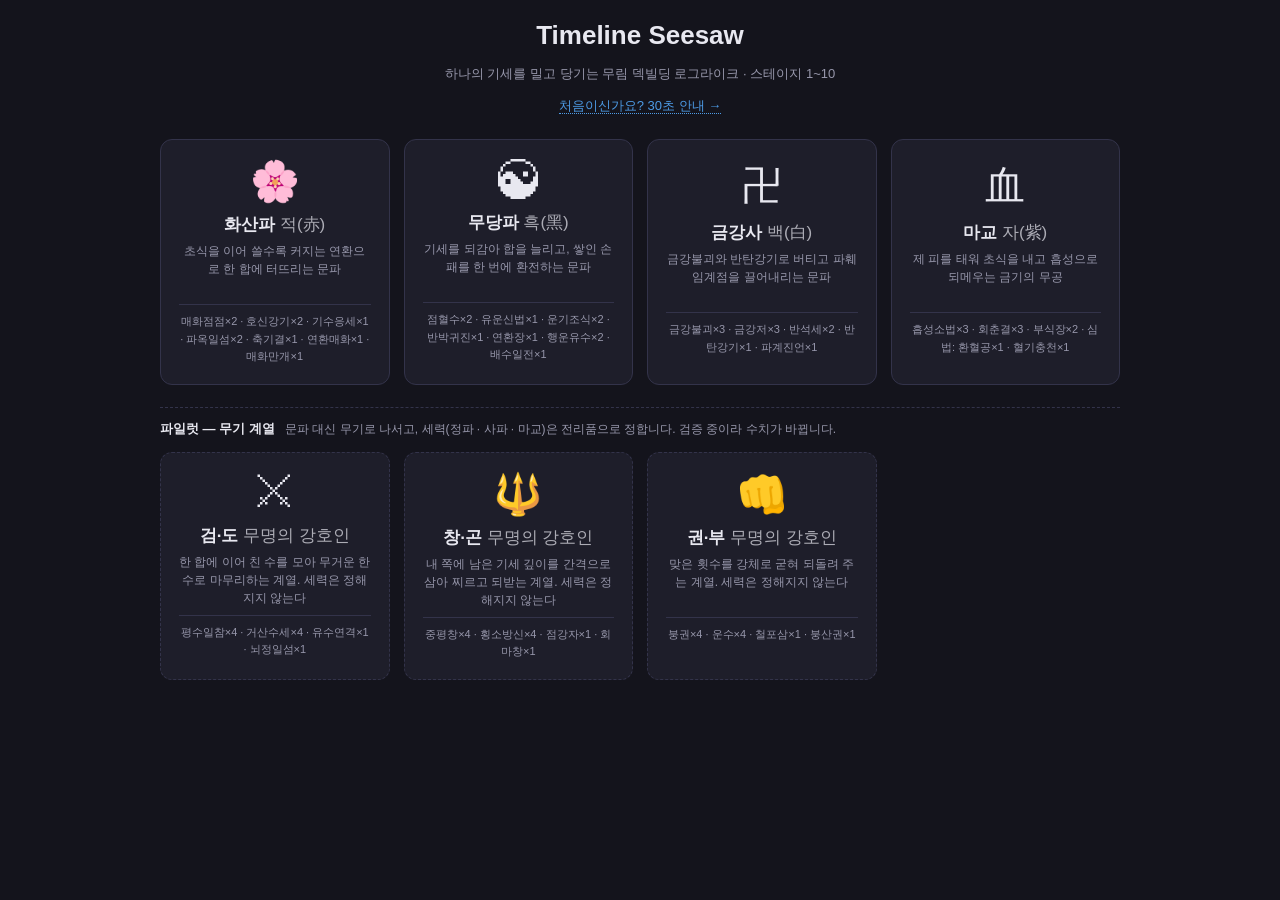
<file: web-demo/index.html>
<!doctype html>
<html lang="ko">
<head>
  <meta charset="UTF-8" />
  <meta name="viewport" content="width=device-width, initial-scale=1.0" />
  <title>Timeline Seesaw — Web Demo</title>
  <link rel="stylesheet" href="style.css" />
</head>
<body>
  <div id="app">

    <!-- ── 덱 선택 ───────────────────────────────────────────── -->
    <section class="screen" id="screen-select">
      <h1 class="title">Timeline Seesaw</h1>
      <p class="subtitle">하나의 기세를 밀고 당기는 무림 덱빌딩 로그라이크 · 스테이지 1~10</p>
      <p class="subtitle"><a class="guide-link" href="guide.html">처음이신가요? 30초 안내 →</a></p>
      <div class="deck-grid" id="deck-grid"></div>
    </section>

    <!-- ── 시작 부스터 (파일럿 1.5 · ideanote/drafts/017-pilot-1.5) ── -->
    <!-- ui.js의 ensureChrome()도 없으면 만든다 — 캐시된 index.html 대비 -->
    <section class="screen hidden" id="screen-origin">
      <h2 class="title">이번 강호 생에는</h2>
      <p class="subtitle" id="origin-sub"></p>
      <div class="weapon-grid" id="origin-grid"></div>
    </section>

    <!-- ── 신병이기 선택 ────────────────────────────────────── -->
    <section class="screen hidden" id="screen-weapon">
      <h2 class="title">신병이기(神兵利器)</h2>
      <p class="subtitle" id="weapon-sub"></p>
      <div class="weapon-grid" id="weapon-grid"></div>
    </section>

    <!-- ── 전투 ─────────────────────────────────────────────── -->
    <section class="screen hidden" id="screen-battle">
      <header class="battle-header">
        <div class="stage-info">
          <span class="stage-badge" id="stage-badge">STAGE 1</span>
          <span class="stage-name" id="stage-name"></span>
          <span class="node-echo" id="node-echo"></span>
        </div>
        <div class="header-right">
          <span class="turn-info"><span id="turn-count">1</span>합</span>
          <button id="rules-btn" class="ghost-btn">규칙 ?</button>
          <button id="restart-btn" class="ghost-btn">런 포기</button>
        </div>
      </header>

      <!-- 1:1 대전 무대 -->
      <div class="arena" id="arena">
        <div class="fighter player-side" id="player-fighter">
          <div class="fx-layer" id="player-fx"></div>
          <div class="avatar" id="player-avatar">🔥</div>
          <div class="fighter-name" id="player-name">플레이어</div>
          <div class="bar-wrap">
            <div class="bar-track"><div class="bar-fill hp player" id="player-hp-fill"></div></div>
            <div class="bar-text" id="player-hp-text">70 / 70</div>
          </div>
          <div class="weapon-strip" id="weapon-strip"></div>
          <div class="badges" id="player-badges"></div>
        </div>

        <div class="versus" id="versus">VS</div>

        <div class="fighter enemy-side" id="enemy-fighter">
          <div class="fx-layer" id="enemy-fx"></div>
          <div class="avatar" id="enemy-avatar">🗿</div>
          <div class="fighter-name" id="enemy-name">적</div>
          <div class="bar-wrap">
            <div class="bar-track"><div class="bar-fill hp enemy" id="boss-hp-fill"></div></div>
            <div class="bar-text" id="boss-hp-text">120 / 120</div>
          </div>
          <div class="badges" id="boss-badges"></div>
        </div>
      </div>

      <!-- 공유 기세 -->
      <section class="panel gauge-panel">
        <div class="gauge-track" id="gauge-track">
          <div class="gauge-cells" id="gauge-cells"></div>
          <div class="gauge-marker" id="gauge-marker"></div>
          <div class="memory-fx" id="memory-fx"></div>
        </div>
        <div class="gauge-caption" id="gauge-caption"></div>
        <div class="intent-preview" id="intent-preview"></div>
        <div class="boss-skill-legend" id="boss-skill-legend"></div>
      </section>

      <section class="play-zone" id="play-zone">초식을 여기로 드래그해 사용 (클릭도 가능)</section>

      <div class="surge-meter" id="surge-meter"></div>

      <div class="combo-row">
        <span class="combo-label">연환</span>
        <div class="combo-dots" id="combo-dots"></div>
        <span class="combo-hint">초식 3장을 이으면 카드 1장 추가 드로우</span>
      </div>

      <section class="panel">
        <div class="hand-row" id="hand-row"></div>
      </section>

      <div class="controls-row">
        <div class="pile-counts" id="pile-counts"></div>
        <button id="draw-btn">숨 고르기 (기세 2 · 카드 1장)</button>
      </div>

      <details class="log-fold" id="log-fold">
        <summary class="log-summary"><span id="log-last">기록</span></summary>
        <section class="panel log-panel" id="log-panel"></section>
      </details>
    </section>

    <!-- ── 비무 전리품 ──────────────────────────────────────── -->
    <section class="screen hidden" id="screen-reward">
      <h2 class="title" id="reward-title">스테이지 클리어</h2>
      <p class="subtitle" id="reward-sub"></p>
      <h3 class="reward-heading" id="reward-heading">전리품 — 초식 하나를 거둡니다</h3>
      <div class="reward-grid" id="reward-grid"></div>
      <div class="reward-actions">
        <button id="skip-reward-btn" class="ghost-btn">거두지 않는다</button>
      </div>
    </section>

    <!-- ── 갈림길 ───────────────────────────────────────────── -->
    <section class="screen hidden" id="screen-crossroad">
      <h2 class="title">갈림길</h2>
      <p class="subtitle" id="crossroad-sub"></p>
      <div class="crossroad-grid" id="crossroad-grid"></div>
    </section>

    <!-- ── 걸음 안의 선택 ───────────────────────────────────── -->
    <section class="screen hidden" id="screen-node">
      <h2 class="title" id="node-title">걸음</h2>
      <p class="subtitle" id="node-sub"></p>
      <div class="node-body" id="node-body"></div>
    </section>

    <!-- ── 런 종료 ──────────────────────────────────────────── -->
    <section class="screen hidden" id="screen-result">
      <h2 class="title" id="result-title">런 종료</h2>
      <p class="subtitle" id="result-sub"></p>
      <button id="result-restart-btn" class="primary-btn">새 런 시작</button>
    </section>

    <!-- ── 규칙 창 ──────────────────────────────────────────── -->
    <!-- 화면들 밖에 둔다 — screen 안에 넣으면 showScreen이 같이 숨긴다. -->
    <div class="rules-overlay hidden" id="rules-overlay">
      <div class="rules-box">
        <h3 class="rules-title">규칙은 두 개뿐입니다</h3>
        <div class="rules-body" id="rules-body"></div>
        <details class="rules-fold" id="rules-term-fold">
          <summary class="rules-fold-sum">용어 한 눈에</summary>
          <dl class="rules-terms" id="rules-terms"></dl>
        </details>
        <button class="ghost-btn" id="rules-coach">안내 다시 보기</button>
        <button class="primary-btn" id="rules-close">알겠습니다</button>
      </div>
    </div>

    <!-- 용어 풀이 말풍선. 화면들 밖에 둬야 어느 화면에서도 뜬다. -->
    <div class="term-pop hidden" id="term-pop"></div>

  </div>

  <script src="data.js"></script>
  <script src="engine.js"></script>
  <script src="run.js"></script>
  <script src="ui.js"></script>
  <script>TS_UI.init();</script>
</body>
</html>
</file>
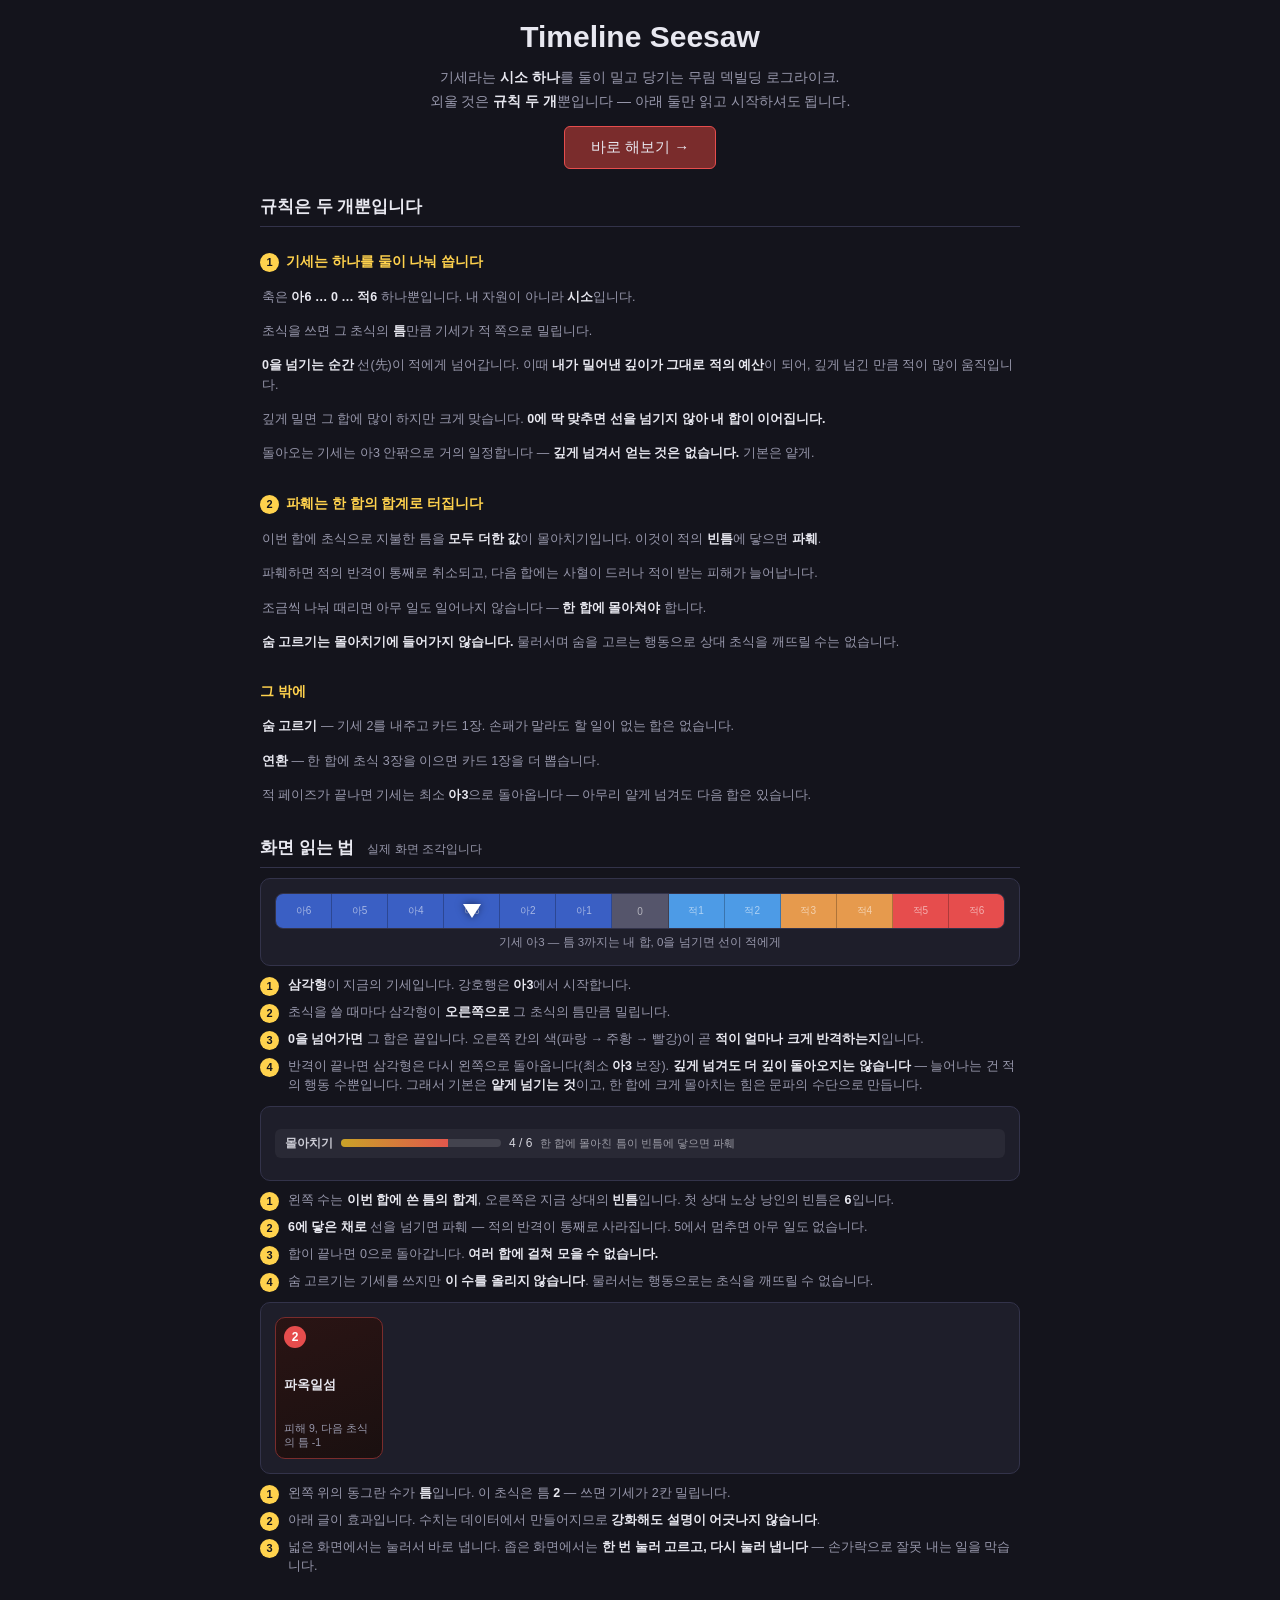
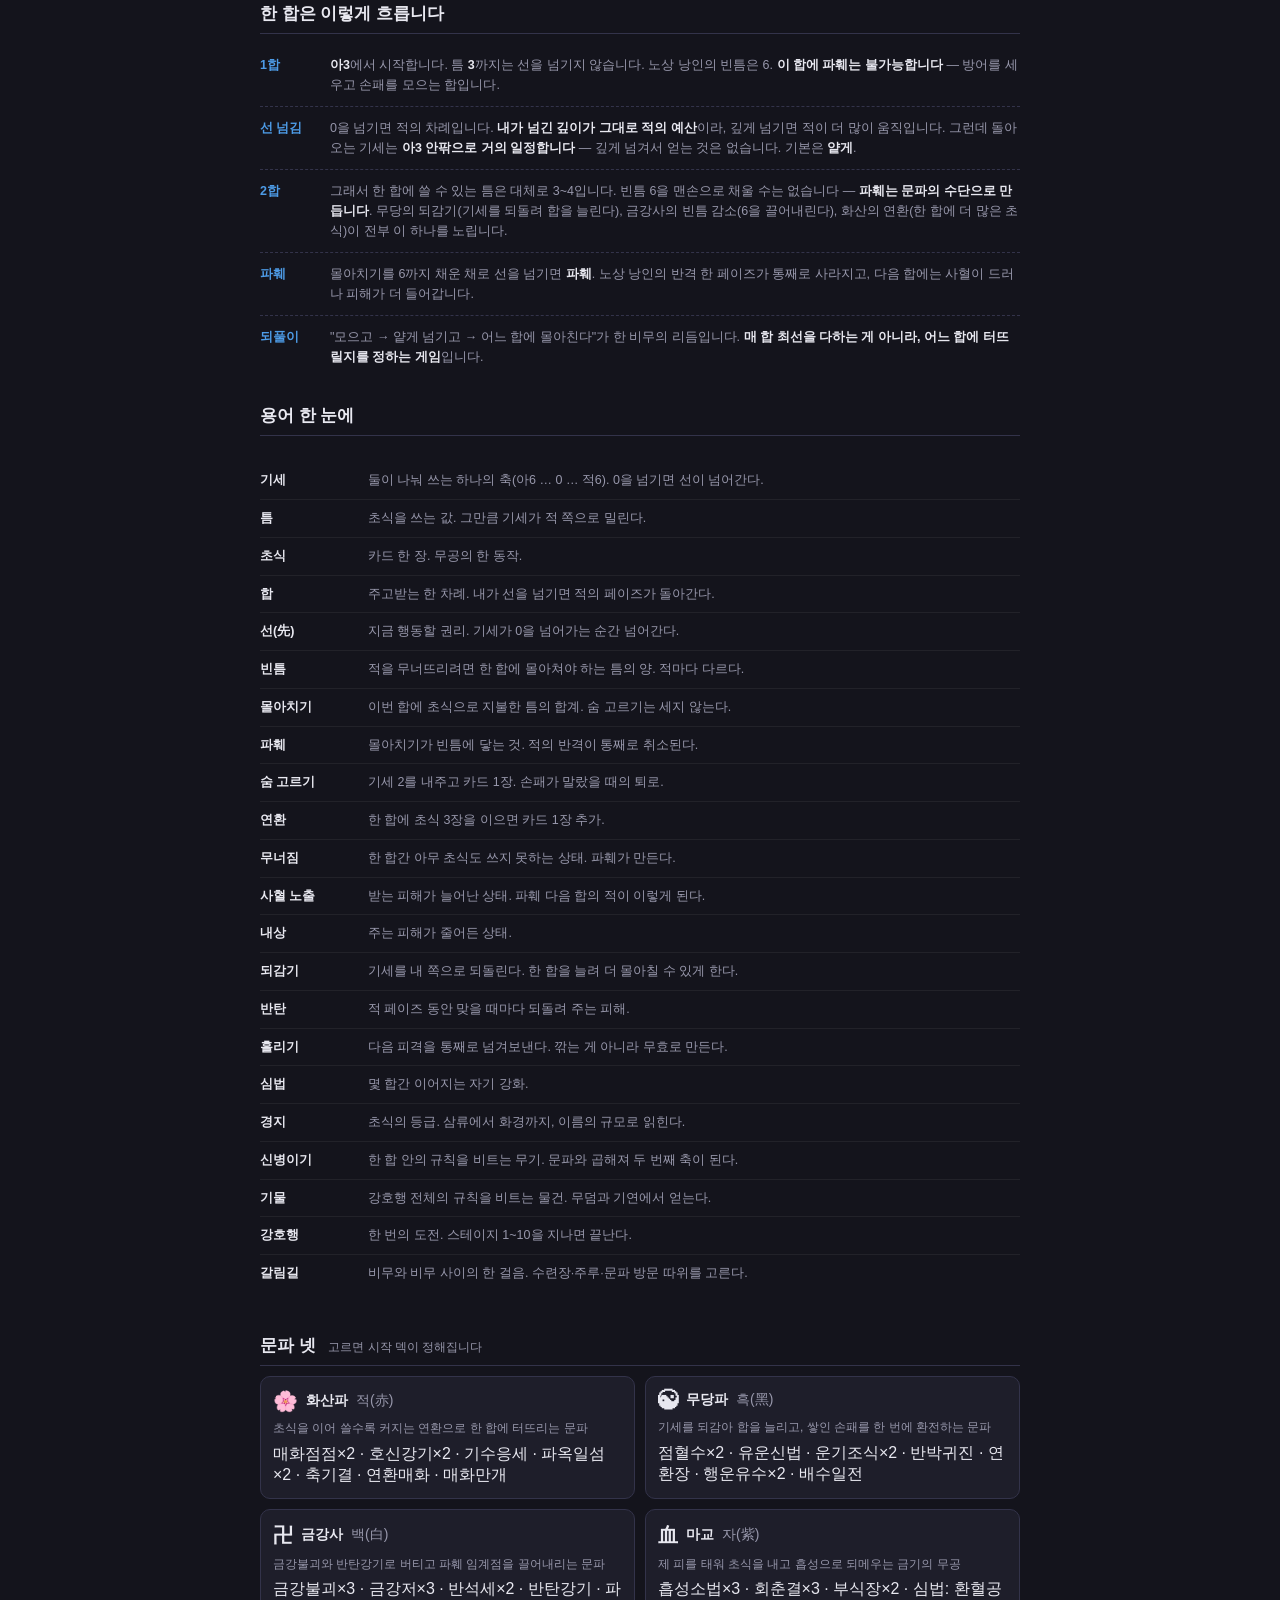
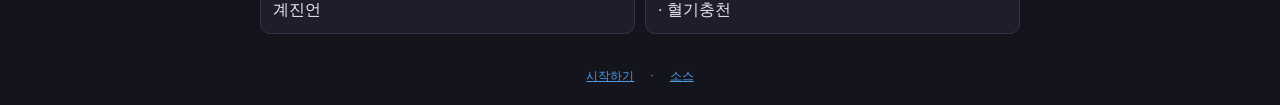
<file: web-demo/guide.html>
<!doctype html>
<html lang="ko">
<head>
  <meta charset="UTF-8" />
  <meta name="viewport" content="width=device-width, initial-scale=1.0" />
  <title>Timeline Seesaw — 안내</title>
  <!-- 게임과 같은 style.css를 쓴다. 예시 화면이 실제 화면과 어긋나지
       않으려면 스타일도 같은 것을 써야 한다. -->
  <link rel="stylesheet" href="style.css" />
  <style>
    /* 안내 페이지 전용 — 읽는 페이지라 폭을 좁히고 세로로 흐르게 한다 */
    body { align-items: flex-start; }
    #app { max-width: 760px; }
    .guide { display: flex; flex-direction: column; gap: 26px; }

    .g-hero { text-align: center; display: flex; flex-direction: column; gap: 12px; }
    .g-hero .title { font-size: 30px; }
    .g-lead { color: var(--text-dim); font-size: 14px; line-height: 1.7; margin: 0; }
    .g-lead b { color: var(--text); }
    .g-cta {
      align-self: center; text-decoration: none;
      background: var(--red-dim); border: 1px solid var(--red); color: var(--text);
      padding: 11px 26px; border-radius: 6px; font-size: 15px;
    }
    .g-cta:hover { border-color: var(--text); }

    .g-sec { display: flex; flex-direction: column; gap: 10px; }
    .g-sec > h2 {
      margin: 0; font-size: 17px;
      padding-bottom: 8px; border-bottom: 1px solid var(--panel-border);
    }
    .g-sec > h2 small { color: var(--text-dim); font-weight: 400; font-size: 12px; margin-left: 8px; }

    /* 주석 붙인 화면 조각 — 실제 게임 요소를 그대로 놓고 번호를 붙인다 */
    .g-shot { display: flex; flex-direction: column; gap: 10px; }
    .g-shot > .g-frame {
      padding: 14px; border-radius: 10px;
      background: var(--panel); border: 1px solid var(--panel-border);
    }
    .g-notes { display: flex; flex-direction: column; gap: 7px; margin: 0; padding: 0; list-style: none; }
    .g-notes li { display: flex; gap: 9px; font-size: 12.5px; line-height: 1.55; color: var(--text-dim); }
    .g-notes li b { color: var(--text); font-weight: 600; }
    .g-pin {
      flex: 0 0 auto; width: 19px; height: 19px; margin-top: 1px;
      border-radius: 50%; background: var(--break); color: var(--bg);
      display: inline-flex; align-items: center; justify-content: center;
      font-size: 11px; font-weight: 700;
    }

    /* 한 합의 흐름 */
    .g-flow { display: flex; flex-direction: column; gap: 0; margin: 0; padding: 0; list-style: none; }
    .g-flow li {
      display: flex; gap: 12px; padding: 11px 0;
      border-bottom: 1px dashed var(--panel-border);
      font-size: 12.5px; line-height: 1.6; color: var(--text-dim);
    }
    .g-flow li:last-child { border-bottom: none; }
    .g-flow b { color: var(--text); }
    .g-step {
      flex: 0 0 auto; width: 58px;
      font-variant-numeric: tabular-nums; color: var(--gauge-e-safe); font-weight: 600;
    }

    /* 용어표 */
    .g-terms { display: grid; grid-template-columns: 1fr; gap: 0; }
    .g-term {
      display: flex; gap: 12px; padding: 9px 0;
      border-bottom: 1px solid rgba(255, 255, 255, 0.06);
      font-size: 12.5px; line-height: 1.5;
    }
    .g-term:last-child { border-bottom: none; }
    .g-term dt { flex: 0 0 96px; margin: 0; font-weight: 600; }
    .g-term dd { margin: 0; color: var(--text-dim); }

    /* 문파 */
    .g-sects { display: grid; grid-template-columns: repeat(2, minmax(0, 1fr)); gap: 10px; }
    .g-sect {
      display: flex; flex-direction: column; gap: 6px;
      padding: 12px; border-radius: 10px;
      background: var(--panel); border: 1px solid var(--panel-border);
    }
    .g-sect-head { display: flex; align-items: center; gap: 8px; font-size: 14px; font-weight: 600; }
    .g-sect-head .g-icon { font-size: 20px; }
    .g-sect-desc { font-size: 12px; line-height: 1.55; color: var(--text-dim); }

    .g-foot {
      display: flex; justify-content: center; gap: 16px;
      padding-top: 8px; font-size: 12px; color: var(--text-dim);
    }
    .g-foot a { color: var(--gauge-e-safe); }

    /* style.css의 480px 규칙이 .surge-hint를 숨긴다. 전투 화면에서는 그게
       맞지만(높이를 아끼려고 접은 것), 안내 페이지에서는 그 문장이 바로
       설명이라 숨기면 빈 바만 남는다. */
    .g-frame .surge-hint { display: inline !important; }

    @media (max-width: 560px) {
      .g-sects { grid-template-columns: 1fr; }
      .g-term { flex-direction: column; gap: 2px; }
      .g-term dt { flex-basis: auto; }
      .g-step { width: 46px; }
    }
  </style>
</head>
<body>
  <div id="app">
    <div class="guide">

      <header class="g-hero">
        <h1 class="title">Timeline Seesaw</h1>
        <p class="g-lead">
          기세라는 <b>시소 하나</b>를 둘이 밀고 당기는 무림 덱빌딩 로그라이크.<br />
          외울 것은 <b>규칙 두 개</b>뿐입니다 — 아래 둘만 읽고 시작하셔도 됩니다.
        </p>
        <a class="g-cta" href="index.html">바로 해보기 →</a>
      </header>

      <section class="g-sec" id="sec-rules"></section>

      <section class="g-sec">
        <h2>화면 읽는 법 <small>실제 화면 조각입니다</small></h2>
        <div class="g-shot">
          <div class="g-frame" id="shot-gauge"></div>
          <ul class="g-notes" id="notes-gauge"></ul>
        </div>
        <div class="g-shot">
          <div class="g-frame" id="shot-surge"></div>
          <ul class="g-notes" id="notes-surge"></ul>
        </div>
        <div class="g-shot">
          <div class="g-frame" id="shot-card"></div>
          <ul class="g-notes" id="notes-card"></ul>
        </div>
      </section>

      <section class="g-sec">
        <h2>한 합은 이렇게 흐릅니다</h2>
        <ol class="g-flow" id="flow"></ol>
      </section>

      <section class="g-sec">
        <h2>용어 한 눈에</h2>
        <dl class="g-terms" id="terms"></dl>
      </section>

      <section class="g-sec">
        <h2>문파 넷 <small>고르면 시작 덱이 정해집니다</small></h2>
        <div class="g-sects" id="sects"></div>
      </section>

      <footer class="g-foot">
        <a href="index.html">시작하기</a>
        <span>·</span>
        <a href="https://github.com/4roring/project-seesaw">소스</a>
      </footer>

    </div>
  </div>

  <!-- data.js와 ui.js만 필요하다 (설명 생성·기세 축 렌더). init()은 부르지
       않는다 — 전투 화면의 DOM이 없으므로. -->
  <script src="data.js"></script>
  <script src="ui.js"></script>
  <script>
  (() => {
    const D = TS_DATA;
    const $ = (id) => document.getElementById(id);
    // 숫자 뒤 조사. 수치가 바뀌면 "빈틈 6를"처럼 어긋나므로 읽기로 고른다.
    const JONG = { 0: 1, 1: 1, 2: 0, 3: 1, 4: 0, 5: 0, 6: 1, 7: 1, 8: 1, 9: 0 };
    const josa = (n, withJong, without) => (JONG[n % 10] ? withJong : without);

    // ── 규칙 두 개 — 전투 화면의 "규칙 ?" 창과 같은 배열을 읽는다
    const rules = $('sec-rules');
    rules.innerHTML = '<h2>규칙은 두 개뿐입니다</h2>' + D.RULES.map((sec, i) => {
      const num = i < 2 ? `<span class="rules-num">${i + 1}</span>` : '';
      return `<h4 class="rules-sec">${num}${sec.title}</h4>`
        + sec.lines.map((l) => `<p class="rules-line">${l}</p>`).join('');
    }).join('');

    // ── 기세 축 — 게임과 같은 빌더로 그린다
    const gaugeAt = D.STARTING_GAUGE; // 강호행은 여기서 시작한다
    const track = document.createElement('div');
    track.className = 'gauge-track';
    const cells = document.createElement('div');
    cells.className = 'gauge-cells';
    TS_UI.buildGaugeCells(cells);
    const marker = document.createElement('div');
    marker.className = 'gauge-marker';
    marker.style.left = TS_UI.gaugePercent(gaugeAt) + '%';
    track.append(cells, marker);
    const caption = document.createElement('div');
    caption.className = 'gauge-caption';
    caption.textContent = `기세 아${-gaugeAt} — 틈 ${-gaugeAt}까지는 내 합, 0을 넘기면 선이 적에게`;
    $('shot-gauge').append(track, caption);

    const note = (n, html) => `<li><span class="g-pin">${n}</span><span>${html}</span></li>`;
    $('notes-gauge').innerHTML =
      note(1, `<b>삼각형</b>이 지금의 기세입니다. 강호행은 <b>아${-gaugeAt}</b>에서 시작합니다.`)
      + note(2, '초식을 쓸 때마다 삼각형이 <b>오른쪽으로</b> 그 초식의 틈만큼 밀립니다.')
      + note(3, `<b>0을 넘어가면</b> 그 합은 끝입니다. 오른쪽 칸의 색(파랑 → 주황 → 빨강)이 곧 <b>적이 얼마나 크게 반격하는지</b>입니다.`)
      + note(4, `반격이 끝나면 삼각형은 다시 왼쪽으로 돌아옵니다(최소 <b>아${D.MIN_MOMENTUM_RETURN}</b> 보장). `
        + '<b>깊게 넘겨도 더 깊이 돌아오지는 않습니다</b> — 늘어나는 건 적의 행동 수뿐입니다. '
        + '그래서 기본은 <b>얕게 넘기는 것</b>이고, 한 합에 크게 몰아치는 힘은 문파의 수단으로 만듭니다.');

    // ── 몰아치기 바 — 첫 상대의 실제 빈틈으로 그린다
    const first = D.ENEMIES[0];
    const need = first.breakThreshold;
    const spent = Math.max(1, need - 2); // "거의 다 찼다"는 그림
    const meter = document.createElement('div');
    meter.className = 'surge-meter';
    meter.innerHTML = '<span class="surge-label">몰아치기</span>'
      + `<span class="surge-bar"><span class="surge-fill" style="width:${Math.round((spent / need) * 100)}%"></span></span>`
      + `<span class="surge-num">${spent} / ${need}</span>`
      + '<span class="surge-hint">한 합에 몰아친 틈이 빈틈에 닿으면 파훼</span>';
    $('shot-surge').appendChild(meter);
    $('notes-surge').innerHTML =
      note(1, `왼쪽 수는 <b>이번 합에 쓴 틈의 합계</b>, 오른쪽은 지금 상대의 <b>빈틈</b>입니다. 첫 상대 ${first.name}의 빈틈은 <b>${need}</b>입니다.`)
      + note(2, `<b>${need}에 닿은 채로</b> 선을 넘기면 파훼 — 적의 반격이 통째로 사라집니다. ${need - 1}에서 멈추면 아무 일도 없습니다.`)
      + note(3, '합이 끝나면 0으로 돌아갑니다. <b>여러 합에 걸쳐 모을 수 없습니다.</b>')
      + note(4, '숨 고르기는 기세를 쓰지만 <b>이 수를 올리지 않습니다</b>. 물러서는 행동으로는 초식을 깨뜨릴 수 없습니다.');

    // ── 초식 카드 — 시작 덱의 실제 카드 한 장
    const redDeck = D.STARTER_DECKS.RED;
    const pick = redDeck.find((c) => c.cost >= 2) || redDeck[0];
    const cardEl = document.createElement('div');
    cardEl.className = 'card RED';
    cardEl.innerHTML = `<div class="card-cost">${pick.cost}</div>`
      + `<div class="card-name">${pick.name}</div>`
      + `<div class="card-desc">${TS_UI.describe(pick)}</div>`;
    const cardWrap = document.createElement('div');
    cardWrap.className = 'hand-row';
    cardWrap.appendChild(cardEl);
    $('shot-card').appendChild(cardWrap);
    $('notes-card').innerHTML =
      note(1, `왼쪽 위의 동그란 수가 <b>틈</b>입니다. 이 초식은 틈 <b>${pick.cost}</b> — 쓰면 기세가 ${pick.cost}칸 밀립니다.`)
      + note(2, '아래 글이 효과입니다. 수치는 데이터에서 만들어지므로 <b>강화해도 설명이 어긋나지 않습니다</b>.')
      + note(3, '넓은 화면에서는 눌러서 바로 냅니다. 좁은 화면에서는 <b>한 번 눌러 고르고, 다시 눌러 냅니다</b> — 손가락으로 잘못 내는 일을 막습니다.');

    // ── 한 합의 흐름. 첫 상대의 실제 수치로 계산한다 — 손으로 쓴 예시는
    // 수치를 조정하면 조용히 거짓이 된다.
    //
    // "깊게 넘기면 깊게 돌아온다"고 먼저 썼다가 실측에서 뒤집혔다. 적의
    // 예산은 내가 넘긴 깊이라서, 깊게 넘기면 적의 행동만 늘고 돌아오는
    // 기세는 오히려 같거나 얕다 (적1 → 아4, 적6 → 아3).
    const room = -D.STARTING_GAUGE;
    const step = (label, html) => `<li><span class="g-step">${label}</span><span>${html}</span></li>`;
    $('flow').innerHTML =
      step('1합', `<b>아${room}</b>에서 시작합니다. 틈 <b>${room}</b>까지는 선을 넘기지 않습니다. `
        + `${first.name}의 빈틈은 ${need}. <b>이 합에 파훼는 불가능합니다</b> — `
        + `방어를 세우고 손패를 모으는 합입니다.`)
      + step('선 넘김', `0을 넘기면 적의 차례입니다. <b>내가 넘긴 깊이가 그대로 적의 예산</b>이라, `
        + `깊게 넘기면 적이 더 많이 움직입니다. 그런데 돌아오는 기세는 <b>아${D.MIN_MOMENTUM_RETURN} 안팎으로 거의 일정합니다</b> — `
        + `깊게 넘겨서 얻는 것은 없습니다. 기본은 <b>얕게</b>.`)
      + step('2합', `그래서 한 합에 쓸 수 있는 틈은 대체로 ${D.MIN_MOMENTUM_RETURN}~${D.MIN_MOMENTUM_RETURN + 1}입니다. `
        + `빈틈 ${need}${josa(need, '을', '를')} 맨손으로 채울 수는 없습니다 — <b>파훼는 문파의 수단으로 만듭니다</b>. `
        + `무당의 되감기(기세를 되돌려 합을 늘린다), 금강사의 빈틈 감소(${need}${josa(need, '을', '를')} 끌어내린다), `
        + `화산의 연환(한 합에 더 많은 초식)이 전부 이 하나를 노립니다.`)
      + step('파훼', `몰아치기를 ${need}까지 채운 채로 선을 넘기면 <b>파훼</b>. `
        + `${first.name}의 반격 한 페이즈가 통째로 사라지고, 다음 합에는 사혈이 드러나 피해가 더 들어갑니다.`)
      + step('되풀이', `"모으고 → 얕게 넘기고 → 어느 합에 몰아친다"가 한 비무의 리듬입니다. `
        + `<b>매 합 최선을 다하는 게 아니라, 어느 합에 터뜨릴지를 정하는 게임</b>입니다.`);

    // ── 용어표
    $('terms').innerHTML = D.GLOSSARY
      .map((t) => `<div class="g-term"><dt>${t.term}</dt><dd>${t.desc}</dd></div>`)
      .join('');

    // ── 문파 넷
    $('sects').innerHTML = Object.entries(D.COLORS).map(([key, info]) => {
      const list = D.STARTER_DECKS[key]
        .map((c) => `${c.name}${c.count > 1 ? `×${c.count}` : ''}`).join(' · ');
      return `<div class="g-sect ${key}">
        <div class="g-sect-head"><span class="g-icon">${info.icon}</span>${info.sect}
          <span style="color:var(--text-dim);font-weight:400">${info.name}</span></div>
        <div class="g-sect-desc">${info.desc}</div>
        <div class="deck-list">${list}</div>
      </div>`;
    }).join('');
  })();
  </script>
</body>
</html>
</file>
<file: web-demo/style.css>
:root {
  --bg: #14141c;
  --panel: #1e1e2a;
  --panel-border: #33334a;
  --text: #e8e8f0;
  --text-dim: #9797ab;
  --red: #e64d4d;
  --red-dim: #7a2c2c;
  --blue: #4d7de6;
  --green: #4de68a;
  --orange: #e69a4d;
  --danger: #ff4d4d;
  --break: #ffd24d;
  --gauge-p: #3a5fc4;
  --gauge-neutral: #55556b;
  --gauge-e-safe: #4d9be6;
  --gauge-e-engage: #e69a4d;
  --gauge-e-danger: #e64d4d;
  --gauge-e-break: #ffd24d;
}

* { box-sizing: border-box; }

body {
  margin: 0;
  background: var(--bg);
  color: var(--text);
  font-family: -apple-system, BlinkMacSystemFont, 'Segoe UI', sans-serif;
  min-height: 100vh;
  display: flex;
  justify-content: center;
  padding: 20px 12px;
}

#app { width: 100%; max-width: 960px; }
.screen { display: flex; flex-direction: column; gap: 14px; }
.screen.hidden { display: none; }

.title { font-size: 26px; margin: 0; text-align: center; }
.subtitle { margin: 0; text-align: center; color: var(--text-dim); font-size: 13px; }

.panel {
  background: var(--panel);
  border: 1px solid var(--panel-border);
  border-radius: 10px;
  padding: 14px 16px;
}

button {
  background: var(--panel); border: 1px solid var(--panel-border); color: var(--text);
  padding: 8px 14px; border-radius: 6px; cursor: pointer; font-size: 13px;
  font-family: inherit;
}
button:hover { border-color: var(--text-dim); }
.ghost-btn { background: transparent; color: var(--text-dim); }
.primary-btn {
  background: var(--red-dim); border-color: var(--red); font-size: 15px;
  padding: 12px 28px; align-self: center;
}

/* ── 덱 선택 ──────────────────────────────────────────────── */
.deck-grid { display: grid; grid-template-columns: repeat(auto-fit, minmax(200px, 1fr)); gap: 14px; margin-top: 10px; }
.deck-card {
  background: var(--panel); border: 1px solid var(--panel-border); border-radius: 12px;
  padding: 18px; cursor: pointer; text-align: center;
  transition: transform 0.15s ease, border-color 0.15s ease;
}
.deck-card:hover { transform: translateY(-4px); border-color: var(--text-dim); }
.deck-card .deck-icon { font-size: 40px; }
.deck-card .deck-name { font-size: 17px; font-weight: 700; margin: 8px 0 6px; }
.deck-card .deck-desc { font-size: 12px; color: var(--text-dim); line-height: 1.5; min-height: 54px; }
.deck-card .deck-list { font-size: 11px; color: var(--text-dim); border-top: 1px solid var(--panel-border); padding-top: 8px; margin-top: 8px; line-height: 1.6; }
.deck-card.RED:hover { border-color: var(--red); }
.deck-card.BLUE:hover { border-color: var(--blue); }
.deck-card.BLACK:hover { border-color: #8a8aa8; }
.deck-card.YELLOW:hover { border-color: var(--break); }

/* ── 전투 헤더 ────────────────────────────────────────────── */
.battle-header { display: flex; justify-content: space-between; align-items: center; }
.stage-info { display: flex; align-items: center; gap: 10px; }
.stage-badge {
  background: var(--red-dim); border: 1px solid var(--red); color: #fff;
  padding: 3px 10px; border-radius: 999px; font-size: 12px; font-weight: 700;
}
.stage-name { font-size: 14px; color: var(--text-dim); }
.header-right { display: flex; align-items: center; gap: 12px; }
.turn-info { font-size: 13px; color: var(--text-dim); }

/* ── 1:1 대전 무대 ────────────────────────────────────────── */
.arena {
  display: grid;
  grid-template-columns: 1fr auto 1fr;
  align-items: start;
  gap: 12px;
  background: linear-gradient(180deg, #1a1a26 0%, #15151f 100%);
  border: 1px solid var(--panel-border);
  border-radius: 12px;
  padding: 18px 16px;
  position: relative;
  overflow: hidden;
}
.fighter { position: relative; display: flex; flex-direction: column; align-items: center; gap: 8px; }
.fighter .avatar {
  font-size: 56px; line-height: 1;
  filter: drop-shadow(0 4px 10px rgba(0,0,0,0.5));
  transition: transform 0.12s ease;
}
.enemy-side .avatar { transform: scaleX(-1); }
.fighter-name { font-size: 14px; font-weight: 600; }
.versus { align-self: center; color: var(--text-dim); font-size: 15px; font-weight: 700; letter-spacing: 1px; }

.bar-wrap { width: 100%; max-width: 240px; }
.bar-track {
  height: 14px; background: #0e0e15; border: 1px solid var(--panel-border);
  border-radius: 7px; overflow: hidden;
}
.bar-fill { height: 100%; transition: width 0.35s ease; }
.bar-fill.player { background: linear-gradient(90deg, #2c7a4d, #4de68a); }
.bar-fill.enemy { background: linear-gradient(90deg, #7a2c2c, #e64d4d); }
.bar-text { text-align: center; font-size: 12px; color: var(--text-dim); margin-top: 3px; font-variant-numeric: tabular-nums; }

/* 공격 모션 */
@keyframes lungeRight { 0% { transform: translateX(0); } 35% { transform: translateX(26px) scale(1.08); } 100% { transform: translateX(0); } }
@keyframes lungeLeft  { 0% { transform: scaleX(-1) translateX(0); } 35% { transform: scaleX(-1) translateX(26px) scale(1.08); } 100% { transform: scaleX(-1) translateX(0); } }
@keyframes shakeHit   { 0%,100% { transform: translateX(0); } 20% { transform: translateX(-7px); } 40% { transform: translateX(6px); } 60% { transform: translateX(-4px); } 80% { transform: translateX(3px); } }
@keyframes shakeHitFlip { 0%,100% { transform: scaleX(-1) translateX(0); } 20% { transform: scaleX(-1) translateX(-7px); } 40% { transform: scaleX(-1) translateX(6px); } 60% { transform: scaleX(-1) translateX(-4px); } 80% { transform: scaleX(-1) translateX(3px); } }
@keyframes buffPulse  { 0%,100% { transform: scale(1); filter: drop-shadow(0 4px 10px rgba(0,0,0,0.5)); } 50% { transform: scale(1.14); filter: drop-shadow(0 0 18px var(--orange)); } }
@keyframes buffPulseFlip { 0%,100% { transform: scaleX(-1) scale(1); } 50% { transform: scaleX(-1) scale(1.14); filter: drop-shadow(0 0 18px var(--orange)); } }

.player-side .avatar.attacking { animation: lungeRight 0.42s ease; }
.enemy-side  .avatar.attacking { animation: lungeLeft 0.42s ease; }
.player-side .avatar.hit { animation: shakeHit 0.4s ease; }
.enemy-side  .avatar.hit { animation: shakeHitFlip 0.4s ease; }
.player-side .avatar.buffing { animation: buffPulse 0.6s ease; }
.enemy-side  .avatar.buffing { animation: buffPulseFlip 0.6s ease; }

/* 피해/회복 숫자 */
.fx-layer { position: absolute; inset: 0; pointer-events: none; z-index: 5; }
@keyframes floatUp { 0% { opacity: 0; transform: translate(-50%, 10px) scale(0.8); } 20% { opacity: 1; transform: translate(-50%, -4px) scale(1.1); } 100% { opacity: 0; transform: translate(-50%, -46px) scale(1); } }
.float-num {
  position: absolute; left: 50%; top: 26px;
  font-size: 24px; font-weight: 800; white-space: nowrap;
  animation: floatUp 1s ease forwards;
  text-shadow: 0 2px 6px rgba(0,0,0,0.8);
}
.float-num.dmg { color: var(--danger); }
.float-num.heal { color: var(--green); }
.float-num.skill { font-size: 13px; top: 2px; color: var(--orange); font-weight: 700; }

/* BREAK 연출 */
@keyframes breakFlash { 0% { opacity: 0; } 25% { opacity: 1; } 100% { opacity: 0; } }
.break-flash {
  position: absolute; inset: 0; z-index: 6; pointer-events: none;
  background: radial-gradient(circle at 50% 50%, rgba(255,210,77,0.55), transparent 65%);
  animation: breakFlash 0.75s ease forwards;
  display: flex; align-items: center; justify-content: center;
  font-size: 34px; font-weight: 900; color: var(--break); letter-spacing: 3px;
  text-shadow: 0 0 18px rgba(255,210,77,0.9);
}

/* ── 게이지 ───────────────────────────────────────────────── */
.gauge-panel { display: flex; flex-direction: column; gap: 10px; }
.gauge-track { position: relative; height: 36px; }
.gauge-cells {
  height: 100%; border-radius: 8px; overflow: hidden; display: flex;
  border: 1px solid var(--panel-border);
}
.gauge-cell {
  flex: 1; display: flex; align-items: center; justify-content: center;
  font-size: 10px; color: rgba(255,255,255,0.55);
  border-right: 1px solid rgba(0,0,0,0.25);
}
.gauge-cell:last-child { border-right: none; }
.gauge-cell.p { background: var(--gauge-p); }
.gauge-cell.neutral { background: var(--gauge-neutral); }
.gauge-cell.e-safe { background: var(--gauge-e-safe); }
.gauge-cell.e-engage { background: var(--gauge-e-engage); }
.gauge-cell.e-danger { background: var(--gauge-e-danger); }
.gauge-cell.e-break { background: var(--gauge-e-break); color: #201a00; font-weight: 700; }

.gauge-marker {
  position: absolute; top: -4px; width: 22px; height: 44px; margin-left: -11px;
  transition: left 0.4s cubic-bezier(0.22, 1, 0.36, 1);
  display: flex; align-items: center; justify-content: center; pointer-events: none;
  z-index: 3;
}
.gauge-marker::after {
  content: ''; width: 0; height: 0;
  border-left: 9px solid transparent; border-right: 9px solid transparent;
  border-top: 14px solid #fff;
  filter: drop-shadow(0 0 4px rgba(0,0,0,0.6));
}

/* 메모리가 떨어지는 연출 */
.memory-fx { position: absolute; inset: -30px 0 -10px; pointer-events: none; z-index: 2; overflow: visible; }
@keyframes memoryDrop {
  0%   { opacity: 0; transform: translate(-50%, -34px) scale(0.6); }
  25%  { opacity: 1; transform: translate(-50%, -20px) scale(1); }
  100% { opacity: 0; transform: translate(-50%, 16px) scale(0.75); }
}
.memory-orb {
  position: absolute; top: 0; width: 12px; height: 12px; border-radius: 50%;
  background: radial-gradient(circle at 35% 30%, #fff, var(--break) 55%, #a8791a);
  box-shadow: 0 0 12px rgba(255,210,77,0.85);
  animation: memoryDrop 0.75s ease forwards;
}

.intent-preview {
  font-size: 13px; padding: 8px 10px; border-radius: 6px;
  background: #14141f; border: 1px solid var(--panel-border);
}
.intent-preview.safe { color: var(--text-dim); }
.intent-preview.charge { color: var(--gauge-e-safe); }
.intent-preview.engage { color: var(--gauge-e-engage); }
.intent-preview.danger { color: var(--gauge-e-danger); }
.intent-preview.break { color: var(--break); font-weight: 700; }
.intent-preview.stunned { color: var(--text-dim); font-style: italic; }

.boss-skill-legend {
  padding-top: 8px; border-top: 1px solid var(--panel-border);
  display: flex; flex-wrap: wrap; gap: 4px 14px;
  font-size: 11px; color: var(--text-dim);
}
.boss-skill-row.locked { color: var(--danger); }

/* ── 배지 ─────────────────────────────────────────────────── */
.badges { display: flex; gap: 5px; flex-wrap: wrap; justify-content: center; }
.badge {
  font-size: 11px; padding: 2px 8px; border-radius: 999px;
  border: 1px solid var(--panel-border); color: var(--text-dim);
}
.badge.active.block { color: var(--blue); border-color: var(--blue); }
.badge.active.power { color: var(--orange); border-color: var(--orange); }
.badge.active.stun { color: var(--break); border-color: var(--break); }
.badge.active.weaken { color: var(--text-dim); border-color: var(--text-dim); background: #2a2a38; }
.badge.active.vulnerable { color: var(--danger); border-color: var(--danger); background: #3a1a1a; }

/* ── 콤보 / 손패 ──────────────────────────────────────────── */
.combo-row { display: flex; align-items: center; gap: 10px; font-size: 12px; color: var(--text-dim); }
.combo-label { font-weight: 600; color: var(--text); }
.combo-dots { display: flex; gap: 5px; }
.combo-dot {
  width: 12px; height: 12px; border-radius: 50%;
  border: 1px solid var(--panel-border); background: #0e0e15;
  transition: background 0.2s ease, border-color 0.2s ease;
}
.combo-dot.filled { background: var(--break); border-color: var(--break); }

.hand-row { display: flex; gap: 10px; flex-wrap: wrap; min-height: 132px; }
.card {
  width: 108px; height: 142px;
  background: linear-gradient(160deg, #2a1414, #1a1010);
  border: 1px solid var(--red-dim); border-radius: 10px; padding: 8px;
  display: flex; flex-direction: column; justify-content: space-between;
  cursor: grab; user-select: none;
  transition: transform 0.15s ease, box-shadow 0.15s ease;
}
.card:hover { transform: translateY(-6px); box-shadow: 0 8px 16px rgba(0,0,0,0.4); border-color: var(--red); }
.card.dragging { opacity: 0.4; }
.card.upgraded { border-color: var(--break); }
.card.BLUE { background: linear-gradient(160deg, #14202a, #101720); border-color: #2c4a7a; }
.card.BLUE:hover { border-color: var(--blue); }
.card.BLACK { background: linear-gradient(160deg, #1c1c22, #131317); border-color: #4a4a5a; }
.card.BLACK:hover { border-color: #9a9ab0; }
.card.YELLOW { background: linear-gradient(160deg, #2a2614, #1a1810); border-color: #7a6a2c; }
.card.YELLOW:hover { border-color: var(--break); }

.card-cost {
  align-self: flex-start; width: 22px; height: 22px; border-radius: 50%;
  background: var(--red); color: #fff; font-weight: 700; font-size: 12px;
  display: flex; align-items: center; justify-content: center;
}
.card.BLUE .card-cost { background: var(--blue); }
.card.BLACK .card-cost { background: #6a6a80; }
.card.YELLOW .card-cost { background: #b89a2c; }
.card-name { font-size: 13px; font-weight: 600; }
.card-desc { font-size: 10.5px; color: var(--text-dim); line-height: 1.3; }

.play-zone {
  border: 2px dashed var(--panel-border); border-radius: 10px; padding: 14px;
  text-align: center; color: var(--text-dim); font-size: 13px;
  transition: border-color 0.15s ease, color 0.15s ease, background 0.15s ease;
}
.play-zone.drag-over { border-color: var(--red); color: var(--red); background: rgba(230,77,77,0.08); }

.controls-row { display: flex; justify-content: space-between; align-items: center; }
.pile-counts { font-size: 12px; color: var(--text-dim); }

.log-panel {
  height: 130px; overflow-y: auto; font-size: 12px; color: var(--text-dim);
  display: flex; flex-direction: column; gap: 3px;
}
.log-panel div:last-child { color: var(--text); }

/* ── 보상 / 결과 ──────────────────────────────────────────── */
.reward-heading { font-size: 14px; margin: 8px 0 0; color: var(--text); }
.reward-grid { display: grid; grid-template-columns: repeat(auto-fit, minmax(150px, 1fr)); gap: 12px; }
.reward-card {
  background: var(--panel); border: 1px solid var(--panel-border); border-radius: 10px;
  padding: 14px; cursor: pointer; transition: transform 0.15s ease, border-color 0.15s ease;
}
.reward-card:hover { transform: translateY(-4px); border-color: var(--break); }
.reward-card .rc-name { font-weight: 700; font-size: 14px; margin-bottom: 6px; }
.reward-card .rc-cost { font-size: 11px; color: var(--orange); }
.reward-card .rc-desc { font-size: 12px; color: var(--text-dim); line-height: 1.4; margin-top: 6px; }

.upgrade-grid { display: flex; flex-wrap: wrap; gap: 8px; }
.upgrade-chip {
  background: var(--panel); border: 1px solid var(--panel-border); border-radius: 999px;
  padding: 6px 14px; font-size: 12px; cursor: pointer;
}
.upgrade-chip:hover { border-color: var(--break); color: var(--break); }
.reward-actions { display: flex; justify-content: center; margin-top: 6px; }
.empty-note { font-size: 12px; color: var(--text-dim); }

/* 적 개성(파훼 임계점 · 클로저 성격) 표시 — gdd/10 10-1 */
.boss-style-row {
  display: flex; flex-direction: column; gap: 2px;
  padding: 6px 8px; margin-bottom: 6px;
  border-radius: 6px;
  background: rgba(255, 255, 255, 0.06);
  border-left: 3px solid #c9a227;
  font-size: 12px;
}
.boss-style-hint { opacity: 0.72; font-size: 11px; }

/* 기세 축 아래 한 줄 — 규칙과 "지금 쓸 수 있는 틈"을 같이 말한다 */
.gauge-caption {
  margin-top: 6px;
  font-size: 11.5px; line-height: 1.35;
  color: var(--text-dim);
  text-align: center;
}
.deck-color { opacity: 0.7; font-weight: 400; }

/* 몰아치기 — 한 합에 지불한 총 틈 / 파훼 임계점 (gdd/02 2-1) */
.surge-meter {
  display: flex; align-items: center; gap: 8px; flex-wrap: wrap;
  padding: 6px 10px; margin: 8px 0;
  border-radius: 6px;
  background: rgba(255, 255, 255, 0.05);
  font-size: 12px;
}
.surge-label { font-weight: 600; opacity: 0.85; }
.surge-bar {
  position: relative; flex: 0 0 160px; height: 8px;
  border-radius: 4px; overflow: hidden;
  background: rgba(255, 255, 255, 0.12);
}
.surge-fill {
  position: absolute; inset: 0 auto 0 0;
  background: linear-gradient(90deg, #c9a227, #e2574c);
  transition: width 160ms ease;
}
.surge-num { font-variant-numeric: tabular-nums; opacity: 0.9; }
.surge-hint { opacity: 0.6; font-size: 11px; }
.surge-meter.ready { background: rgba(226, 87, 76, 0.18); }
/* 규칙 설명(.surge-hint)과 달리 이건 지금의 상태다 — 어느 폭에서도 숨기지
   않는다. 파훼가 걸렸는지 모르면 선을 넘길지 말지 정할 수 없다. */
.surge-ready { font-size: 11px; font-weight: 600; color: #ffb3ad; }

/* 강화 선택 — 설명과 함께 무엇이 어떻게 강해지는지 (text.js가 생성) */
.upgrade-chip {
  display: flex; flex-direction: column; gap: 6px;
  padding: 10px 12px; border-radius: 8px; cursor: pointer;
  background: rgba(255, 255, 255, 0.05);
  border: 1px solid rgba(255, 255, 255, 0.12);
  transition: background 120ms ease, border-color 120ms ease;
}
.upgrade-chip:hover { background: rgba(201, 162, 39, 0.16); border-color: #c9a227; }
.uc-head { display: flex; align-items: baseline; justify-content: space-between; gap: 8px; }
.uc-name { font-weight: 600; }
.uc-cost { font-size: 11px; opacity: 0.7; white-space: nowrap; }
.uc-desc { font-size: 12px; opacity: 0.8; line-height: 1.45; }
.uc-diff { display: flex; flex-wrap: wrap; gap: 6px; }
.uc-row {
  font-size: 11px; padding: 2px 7px; border-radius: 999px;
  background: rgba(201, 162, 39, 0.18); color: #f0d98a;
  font-variant-numeric: tabular-nums;
}
.uc-row b { font-weight: 600; opacity: 0.85; margin-right: 3px; }
.uc-row i { font-style: normal; opacity: 0.65; margin: 0 2px; }

/* ── 갈림길 (gdd/13-crossroads.md) ─────────────────────────── */
.crossroad-grid { display: grid; grid-template-columns: repeat(auto-fit, minmax(200px, 1fr)); gap: 14px; }

.intel-strip {
  grid-column: 1 / -1;
  display: flex; flex-wrap: wrap; align-items: center; gap: 10px;
  padding: 10px 14px; border-radius: 8px;
  background: rgba(77, 155, 230, 0.10);
  border: 1px solid rgba(77, 155, 230, 0.28);
  font-size: 12px;
}
.intel-label {
  font-size: 11px; letter-spacing: 0.08em; color: var(--gauge-e-safe);
  text-transform: uppercase; font-weight: 700;
}
.intel-item { color: var(--text-dim); }
.intel-item b { color: var(--text); font-weight: 600; }

.crossroad-card {
  display: flex; flex-direction: column; gap: 8px;
  background: var(--panel); border: 1px solid var(--panel-border); border-radius: 12px;
  padding: 18px 16px; cursor: pointer; text-align: center;
  transition: transform 0.15s ease, border-color 0.15s ease, background 0.15s ease;
}
.crossroad-card:hover { transform: translateY(-4px); border-color: var(--break); }
.crossroad-card .cr-icon { font-size: 30px; line-height: 1; }
.crossroad-card .cr-name { font-weight: 700; font-size: 15px; }
.crossroad-card .cr-blurb { font-size: 12px; color: var(--text-dim); line-height: 1.5; }
.crossroad-card .cr-detail {
  margin-top: auto; padding-top: 8px; font-size: 11px; line-height: 1.5;
  color: var(--orange); border-top: 1px dashed var(--panel-border);
}
/* 비무대회만 다르게 보여야 한다 — 유일하게 죽을 수 있는 걸음이다 */
.crossroad-card.node-elite { border-color: var(--red-dim); }
.crossroad-card.node-elite:hover { border-color: var(--danger); }
.crossroad-card.node-elite .cr-detail { color: var(--danger); }
.crossroad-card.node-fortune .cr-detail { color: var(--break); }

/* ── 걸음 안의 선택 ────────────────────────────────────────── */
.node-body { display: flex; flex-direction: column; gap: 10px; }
.node-grid { display: grid; grid-template-columns: repeat(auto-fit, minmax(190px, 1fr)); gap: 10px; }
.node-option {
  display: flex; flex-direction: column; gap: 6px;
  padding: 12px 14px; border-radius: 10px; cursor: pointer;
  background: var(--panel); border: 1px solid var(--panel-border);
  transition: transform 0.15s ease, border-color 0.15s ease;
}
.node-option:hover { transform: translateY(-3px); border-color: var(--break); }
.node-option.disabled { opacity: 0.4; cursor: default; }
.node-option.disabled:hover { transform: none; border-color: var(--panel-border); }
.node-option .no-head { display: flex; align-items: baseline; justify-content: space-between; gap: 8px; }
.node-option .no-name { font-weight: 700; font-size: 14px; }
.node-option .no-tag {
  font-size: 10px; padding: 2px 7px; border-radius: 999px; white-space: nowrap;
  background: rgba(255, 255, 255, 0.08); color: var(--text-dim);
}
.node-option .no-cost { font-size: 11px; color: var(--orange); }
.node-option .no-desc { font-size: 12px; color: var(--text-dim); line-height: 1.5; }

/* 직전 걸음의 결과 — 전투 머리에 한 줄 */
.node-echo {
  font-size: 11px; color: var(--green);
  padding: 2px 8px; border-radius: 999px;
  background: rgba(77, 230, 138, 0.10);
}
.node-echo.hidden { display: none; }

/* ── 신병이기 (gdd/14-weapons.md) ──────────────────────────── */
.weapon-grid { display: grid; grid-template-columns: repeat(auto-fit, minmax(180px, 1fr)); gap: 12px; }
.weapon-card {
  display: flex; flex-direction: column; gap: 6px; text-align: center;
  background: var(--panel); border: 1px solid var(--panel-border); border-radius: 12px;
  padding: 16px 14px; cursor: pointer;
  transition: transform 0.15s ease, border-color 0.15s ease;
}
.weapon-card:hover { transform: translateY(-4px); border-color: var(--break); }
.weapon-card .wc-icon { font-size: 28px; line-height: 1; }
.weapon-card .wc-name { font-weight: 700; font-size: 15px; }
.weapon-card .wc-rule {
  font-size: 12px; line-height: 1.5; color: var(--break);
  border-top: 1px dashed var(--panel-border); padding-top: 8px; margin-top: 2px;
}
.weapon-card .wc-flavor { font-size: 11px; color: var(--text-dim); font-style: italic; }

.weapon-strip { display: flex; flex-wrap: wrap; gap: 4px; justify-content: center; margin-top: 4px; }
.weapon-chip {
  font-size: 10px; padding: 2px 8px; border-radius: 999px; cursor: help;
  background: rgba(255, 210, 77, 0.12); border: 1px solid rgba(255, 210, 77, 0.3);
  color: var(--break);
}

/* 유물 — 무기와 층이 달라 색을 나눈다 (gdd/15-relics.md) */
.relic-chip {
  font-size: 10px; padding: 2px 8px; border-radius: 999px; cursor: help;
  background: rgba(77, 155, 230, 0.12); border: 1px solid rgba(77, 155, 230, 0.35);
  color: var(--gauge-e-safe);
}
.relic-chip.spent { opacity: 0.45; text-decoration: line-through; }

.crossroad-card.node-tomb { border-color: rgba(77, 155, 230, 0.3); }
.crossroad-card.node-tomb .cr-detail { color: var(--gauge-e-safe); }

/* ══════════════════════════════════════════════════════════════
   모바일 (≤480px)
   실측: 375x812에서 문서가 1302px — 한 화면보다 490px 넘쳤다.
   가장 큰 원인은 손패였다. .hand-row가 flex-wrap이라 카드가 늘수록
   세로로 무한정 자란다(4장 2줄 294px, 7장이면 3줄 440px). 흑(무당)처럼
   패가 쌓이는 문파에서 특히 심하다.
   ══════════════════════════════════════════════════════════════ */
@media (max-width: 480px) {
  body { padding: 10px 8px; }
  .screen { gap: 8px; }
  .panel { padding: 10px; }

  /* ① 손패는 한 줄에 고정하고 가로로 넘긴다 — 장수와 무관하게 높이가
     일정해지는 것이 핵심이다. 잘린 카드가 살짝 보이게 두어 더 있다는
     것을 알린다. */
  .hand-row {
    flex-wrap: nowrap;
    overflow-x: auto;
    overflow-y: hidden;
    min-height: 0;
    gap: 6px;
    padding-bottom: 4px;
    scroll-snap-type: x proximity;
    -webkit-overflow-scrolling: touch;
  }
  .hand-row::-webkit-scrollbar { height: 3px; }
  .hand-row::-webkit-scrollbar-thumb { background: var(--panel-border); border-radius: 3px; }
  .card {
    width: 84px; height: 96px;
    flex: 0 0 auto;
    padding: 6px;
    scroll-snap-align: start;
  }
  .card-cost { width: 18px; height: 18px; font-size: 11px; }
  .card-name { font-size: 11.5px; line-height: 1.25; }
  .card-desc {
    font-size: 9.5px; line-height: 1.25;
    /* 좁은 카드에서 설명이 넘치면 카드가 아니라 줄이 깨진다 */
    overflow: hidden;
    display: -webkit-box;
    -webkit-line-clamp: 3;
    -webkit-box-orient: vertical;
  }
  /* 손가락에는 hover가 없다 — 뜬 채로 남아 겹쳐 보인다 */
  .card:hover { transform: none; box-shadow: none; }

  /* ④ 죽은 공간 정리.
     드롭존은 모바일에서 통째로 무의미하다 — HTML5 드래그 앤 드롭은
     터치에서 동작하지 않으므로 "드래그해 사용"은 되지도 않는 안내이고,
     49px을 차지한다. 탭으로 내는 길은 그대로 열려 있다. */
  .play-zone { display: none; }

  /* 힌트 문구는 규칙을 처음 배울 때만 필요하다. 매 합 읽는 정보(연환
     점, 몰아치기 수치)는 남기고 설명문만 접는다. 설명은 헤더의 "규칙 ?"
     창에 그대로 있다 — 예전에는 여기서 숨기고 대신 볼 곳이 없었다.
     .surge-ready(파훼 걸림)는 설명이 아니라 상태라 여기 없다. */
  .combo-hint, .surge-hint { display: none; }
  /* 아래 몰아치기 바와 같은 숫자를 두 번 말하던 줄. 이 한 줄을 접어
     기세 캡션의 높이를 만든다 (한 화면 유지). */
  .boss-style-surge { display: none; }
  .gauge-caption { margin-top: 4px; font-size: 11px; }
  .combo-row { gap: 8px; font-size: 11px; }
  .surge-meter { margin: 0; padding: 5px 8px; }

  /* 무대는 아바타를 줄이고 여백을 좁힌다 */
  .arena { gap: 8px; padding: 10px; }
  .fighter .avatar { font-size: 34px; }
  .fighter-name { font-size: 12px; }
}

/* ③ 접이식 참고 정보 (적 초식 목록 · 기록).
   좁은 화면에서만 접힌다 — ui.js의 foldOpen()이 폭을 보고 정한다.
   CSS로는 details의 open을 건드릴 수 없다. */
.skill-fold, .log-fold { border: none; }
.skill-fold > summary, .log-summary {
  cursor: pointer; list-style: none;
  font-size: 11px; color: var(--text-dim);
  padding: 4px 0;
}
.skill-fold > summary::-webkit-details-marker,
.log-summary::-webkit-details-marker { display: none; }
.skill-fold > summary::before, .log-summary::before {
  content: '▸ '; display: inline-block; transition: transform 0.15s ease;
}
.skill-fold[open] > summary::before, .log-fold[open] .log-summary::before {
  content: '▾ ';
}
.skill-fold > summary:hover, .log-summary:hover { color: var(--text); }
/* 접혔을 때 마지막 한 줄은 잘라서라도 보여준다 */
.log-summary {
  white-space: nowrap; overflow: hidden; text-overflow: ellipsis;
}
.log-fold[open] .log-summary { color: var(--text); }

/* ② 좁은 화면의 두 단계 탭 — 고른 카드만 펼쳐서 크게 보여준다.
   고르는 것과 내는 것을 나누면 오터치로 초식이 나가는 일이 줄고,
   작아진 카드에서 못 읽던 설명을 이때 다 보여줄 수 있다. */
@media (max-width: 480px) {
  .card.selected {
    width: 132px; height: auto; min-height: 96px;
    border-color: var(--break);
    box-shadow: 0 0 0 2px rgba(255, 210, 77, 0.35);
    z-index: 2;
  }
  .card.selected .card-name { font-size: 13px; }
  .card.selected .card-desc {
    font-size: 11px;
    -webkit-line-clamp: unset; /* 고른 카드는 설명을 자르지 않는다 */
    display: block; overflow: visible;
  }
  .card.selected::after {
    content: '한 번 더 눌러 사용';
    display: block; margin-top: 6px; padding-top: 5px;
    border-top: 1px dashed rgba(255, 210, 77, 0.4);
    font-size: 10px; color: var(--break); text-align: center;
  }
}

/* ── 규칙 창 ─────────────────────────────────────────────────────
   헤더의 "규칙 ?"로 연다. 화면 높이를 한 픽셀도 쓰지 않는 게 목적이다 —
   좁은 화면에서 설명문을 접은 대신, 볼 곳은 항상 한 번의 탭 거리에 있다. */
.rules-overlay {
  position: fixed; inset: 0; z-index: 60;
  display: flex; align-items: center; justify-content: center;
  padding: 16px;
  background: rgba(10, 10, 16, 0.78);
  backdrop-filter: blur(2px);
}
/* .hidden 단독 규칙은 없고(.screen.hidden만 있다), 있더라도 위의
   display:flex와 명시도가 같아 뒤에 온 쪽이 이긴다. 실제로 규칙 창이
   처음부터 열린 채로 떴다. */
.rules-overlay.hidden { display: none; }
.rules-box {
  width: 100%; max-width: 520px;
  /* 좁은 화면에서 12px이 모자라 안쪽 스크롤이 생겼다. 12px만 잘리면
     잘린 것이 보이지 않아 "규칙은 이것뿐"이라고 읽힌다. */
  max-height: 92vh; overflow-y: auto;
  padding: 18px 20px 16px;
  border-radius: 12px;
  background: var(--panel);
  border: 1px solid var(--panel-border);
  box-shadow: 0 18px 48px rgba(0, 0, 0, 0.5);
}
.rules-title { margin: 0 0 12px; font-size: 17px; }
.rules-sec {
  display: flex; align-items: center; gap: 7px;
  margin: 16px 0 6px; font-size: 13.5px; color: var(--break);
}
.rules-sec:first-child { margin-top: 0; }
.rules-num {
  flex: 0 0 auto;
  width: 19px; height: 19px; border-radius: 50%;
  display: inline-flex; align-items: center; justify-content: center;
  font-size: 11px; color: var(--bg); background: var(--break);
}
.rules-line {
  margin: 0 0 5px; padding-left: 2px;
  font-size: 12.5px; line-height: 1.55; color: var(--text-dim);
}
.rules-line b { color: var(--text); font-weight: 600; }
.rules-box .primary-btn { width: 100%; margin-top: 14px; }

/* 안내 페이지로 가는 길. 시작 화면에만 둔다 — 전투 중에는 헤더의
   "규칙 ?"이 같은 일을 하고, 화면을 떠나게 만들 이유가 없다. */
.guide-link { color: var(--gauge-e-safe); text-decoration: none; border-bottom: 1px dotted; }
.guide-link:hover { color: var(--text); }

/* ── 용어 점선과 말풍선 ──────────────────────────────────────────
   설명문 안의 용어를 누르면 뜻이 뜬다. 점선은 "누를 수 있다"는 유일한
   신호라서, 색까지 바꾸면 링크로 읽혀 화면이 떠날 것 같아진다. */
.term {
  border-bottom: 1px dotted currentColor;
  cursor: help;
}
.term:hover { color: var(--text); }

.term-pop {
  position: fixed; z-index: 70;
  display: flex; flex-direction: column; gap: 4px;
  max-width: min(280px, calc(100vw - 24px));
  padding: 9px 11px; border-radius: 8px;
  background: #0e0e16;
  border: 1px solid var(--panel-border);
  box-shadow: 0 8px 24px rgba(0, 0, 0, 0.55);
  font-size: 12px; line-height: 1.5;
}
.term-pop.hidden { display: none; }
.term-pop b { color: var(--break); font-size: 12.5px; }
.term-pop span { color: var(--text-dim); }

/* 규칙 창 안의 용어 목록 — 규칙을 읽으러 온 사람이 용어까지 한 자리에서
   본다. 기본은 접어 둔다: 규칙 두 개가 먼저 읽혀야 한다. */
.rules-fold { margin-top: 14px; }
.rules-fold-sum {
  cursor: pointer; list-style: none;
  font-size: 12.5px; color: var(--break);
  padding: 6px 0;
}
.rules-fold-sum::-webkit-details-marker { display: none; }
.rules-fold-sum::before { content: '▸ '; }
.rules-fold[open] .rules-fold-sum::before { content: '▾ '; }
.rules-terms { margin: 4px 0 0; }
.rules-term {
  display: flex; gap: 10px; padding: 6px 0;
  border-bottom: 1px solid rgba(255, 255, 255, 0.06);
  font-size: 12px; line-height: 1.5;
}
.rules-term:last-child { border-bottom: none; }
.rules-term dt { flex: 0 0 84px; margin: 0; font-weight: 600; }
.rules-term dd { margin: 0; color: var(--text-dim); }

@media (max-width: 480px) {
  .rules-term { flex-direction: column; gap: 1px; }
  .rules-term dt { flex-basis: auto; }
}

/* ── 첫 합 코치마크 ──────────────────────────────────────────────
   고리 안쪽만 밝고 바깥은 어둡게. box-shadow를 화면보다 크게 퍼뜨리면
   구멍 뚫린 장막이 된다 — 가리킬 요소의 z-index를 건드리지 않아도 되어,
   패널 안에 들어 있는 요소도 그대로 가리킬 수 있다. */
.coach { position: fixed; inset: 0; z-index: 80; }
.coach.hidden { display: none; }
.coach-ring {
  position: fixed;
  border-radius: 8px;
  border: 2px solid var(--break);
  box-shadow: 0 0 0 9999px rgba(8, 8, 14, 0.76);
  pointer-events: none;
  transition: left 160ms ease, top 160ms ease, width 160ms ease, height 160ms ease;
}
.coach-tip {
  position: fixed;
  width: min(320px, calc(100vw - 20px));
  padding: 13px 15px 12px;
  border-radius: 10px;
  background: var(--panel);
  border: 1px solid var(--break);
  box-shadow: 0 14px 38px rgba(0, 0, 0, 0.55);
}
.coach-step { font-size: 11px; color: var(--break); font-variant-numeric: tabular-nums; }
.coach-text { margin: 6px 0 11px; font-size: 12.5px; line-height: 1.6; color: var(--text-dim); }
.coach-text b { color: var(--text); font-weight: 600; }
.coach-actions { display: flex; align-items: center; justify-content: space-between; gap: 10px; }
.coach-actions .primary-btn { margin: 0; padding: 8px 18px; font-size: 13px; align-self: auto; }
.coach-actions .ghost-btn { padding: 8px 10px; font-size: 12px; }

/* 규칙 창의 버튼 두 개 */
.rules-box .rules-fold + #rules-coach { margin-top: 12px; }
#rules-coach { display: block; width: 100%; margin-top: 12px; }

/* 적이 움직이는 동안. 손패를 죽여 누구 차례인지 읽히게 한다 —
   pointer-events는 남긴다. 이때의 입력은 "남은 연출 건너뛰기"다. */
.enemy-acting .hand-row,
.enemy-acting #draw-btn {
  opacity: 0.42;
  filter: grayscale(0.5);
  transition: opacity 180ms ease;
}
.enemy-acting .card:hover { transform: none; box-shadow: none; }

/* 방어도가 먹은 몫. 실제로 깎인 체력 옆에 작게 붙는다 — 같은 크기로 쓰면
   24px 두 덩어리가 되어 아바타 밖으로 삐져나간다. */
.float-num small {
  font-size: 12px; font-weight: 700; margin-left: 5px;
  color: var(--text-dim); opacity: 0.9;
}

/* ── 파일럿 — 무기 계열 (ideanote/017) ──────────────────────────────
   4문파와 나란히 보이되 섞여 보이지 않게, 줄을 따로 긋고 테두리를 점선으로. */
.pilot-heading {
  grid-column: 1 / -1;
  display: flex; flex-wrap: wrap; align-items: baseline; gap: 4px 10px;
  margin-top: 8px; padding-top: 12px; border-top: 1px dashed var(--panel-border);
  font-size: 13px;
}
.pilot-heading span { color: var(--text-dim); font-size: 12px; }
.deck-card.pilot { border-style: dashed; }
.deck-card.BLADE:hover { border-color: #d0845a; }
.card.BLADE { background: linear-gradient(160deg, #2a1c14, #1a1310); border-color: #7a4a2c; }
.card.BLADE:hover { border-color: #d0845a; }
.card.BLADE .card-cost { background: #b8643a; }
.card.f-orthodox { box-shadow: inset 0 -3px 0 #5aa0d0; }
.card.f-demonic { box-shadow: inset 0 -3px 0 #b04a8a; }
.card.f-heterodox { box-shadow: inset 0 -3px 0 #5aa070; }
.card.full { border-color: var(--break); }

.origin-card.fac-orthodox:hover { border-color: #5aa0d0; }
.origin-card.fac-demonic:hover { border-color: #b04a8a; }
.origin-card.fac-heterodox:hover { border-color: #5aa070; }
.booster-kind { font-size: 10px; color: var(--text-dim); border: 1px solid var(--panel-border); border-radius: 8px; padding: 0 5px; margin-left: 4px; vertical-align: middle; }

/* 전리품 이름표 — 희귀도는 테두리로, 세력은 칩으로 */
.rc-tags { display: flex; flex-wrap: wrap; gap: 4px; margin-bottom: 6px; }
.rar-chip, .fac-chip {
  font-size: 10px; padding: 1px 6px; border-radius: 8px;
  border: 1px solid var(--panel-border); color: var(--text-dim);
}
.rar-chip.rar-2 { color: #7fc3e8; border-color: #3a6a88; }
.rar-chip.rar-3 { color: var(--break); border-color: #8a7020; }
.rar-chip.rar-ult { color: #ffb3ad; border-color: #a04a40; }
.fac-chip.fac-orthodox { color: #8cc8f0; border-color: #3a6a88; }
.fac-chip.fac-demonic { color: #e090c8; border-color: #804070; }
.fac-chip.fac-heterodox { color: #90d8a0; border-color: #3a7048; }
.reward-card.rar-2 { border-color: #3a6a88; }
.reward-card.rar-3 { border-color: #8a7020; }
.reward-card.rar-ult { border-color: #a04a40; box-shadow: 0 0 0 1px #a04a40 inset; }
.rc-ult {
  margin-top: 8px; padding-top: 6px; border-top: 1px dashed var(--panel-border);
  font-size: 11px; line-height: 1.5; color: var(--text-dim);
}
</file>
